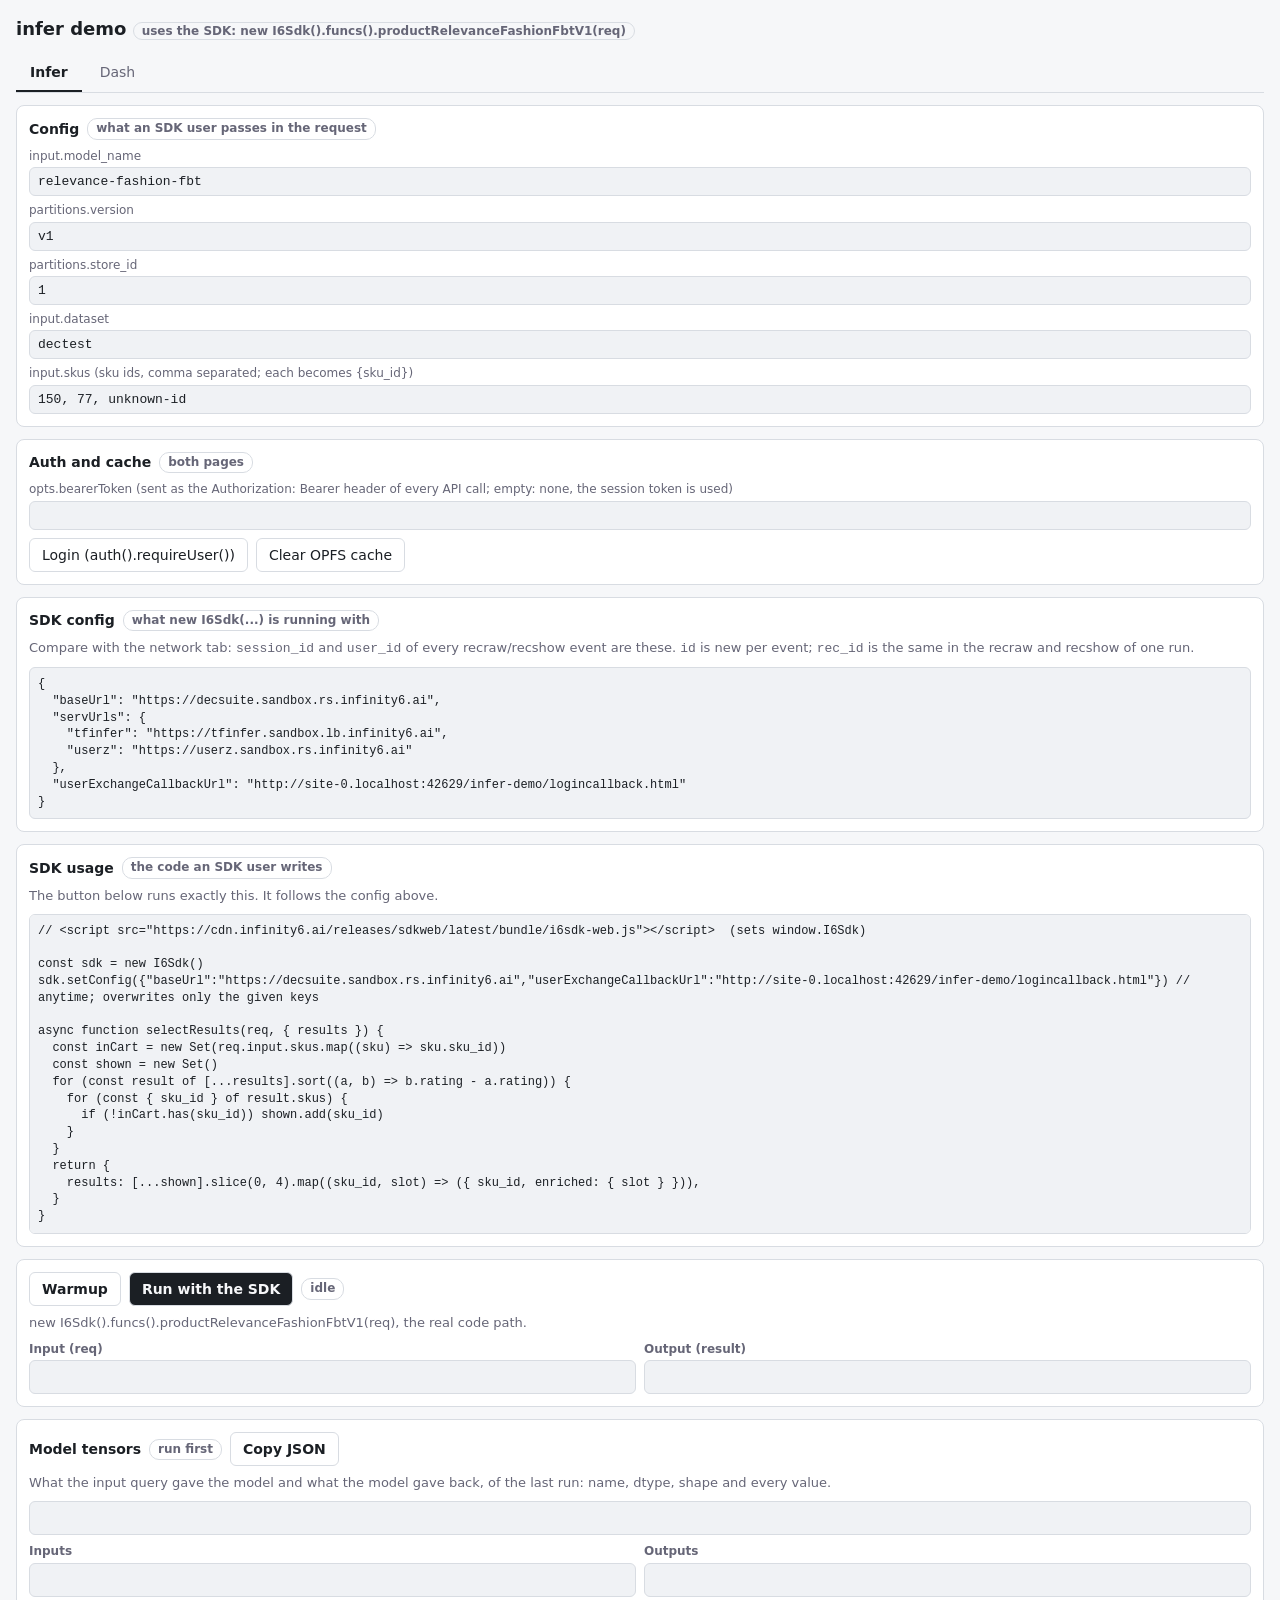
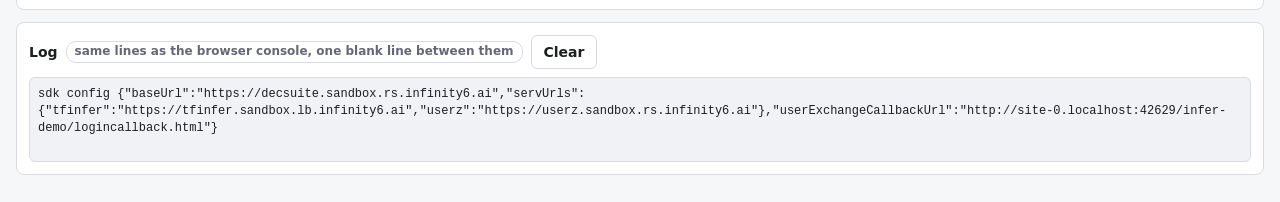
<file: infer-demo/index.html>
<!doctype html>
<html>
<head>
  <meta charset="utf-8">
  <meta name="viewport" content="width=device-width, initial-scale=1">
  <title>infer demo</title>
  <!-- The published SDK bundle of this repo (sql.js is inside it); sets window.I6Sdk -->
  <script src="../releases/sdkweb/latest/bundle/i6sdk-web.js"></script>
  <style>
    :root { --bg:#f6f7f9; --card:#fff; --fg:#1b1f24; --muted:#667; --line:#d8dce2; --ok:#1a7f37; --err:#cf222e; --run:#9a6700; --code:#f0f2f5; }
    @media (prefers-color-scheme: dark) {
      :root { --bg:#0f1318; --card:#181d24; --fg:#e6e9ee; --muted:#9aa4b2; --line:#2c333d; --ok:#3fb950; --err:#f85149; --run:#d29922; --code:#0f1318; }
    }
    * { box-sizing: border-box }
    body { margin:0; padding:16px; background:var(--bg); color:var(--fg); font:14px/1.45 system-ui, sans-serif }
    h1 { font-size:18px; margin:0 0 12px }
    .card { background:var(--card); border:1px solid var(--line); border-radius:8px; padding:12px; margin-bottom:12px }
    .card h2 { font-size:14px; margin:0 0 8px; display:flex; gap:8px; align-items:center; flex-wrap:wrap }
    .badge { font-size:12px; padding:1px 8px; border-radius:10px; border:1px solid var(--line); color:var(--muted) }
    .badge.ok { color:var(--ok); border-color:var(--ok) } .badge.error { color:var(--err); border-color:var(--err) } .badge.running { color:var(--run); border-color:var(--run) }
    .hint { color:var(--muted); font-size:13px; margin:0 0 8px }
    label { display:block; font-size:12px; color:var(--muted); margin:6px 0 2px }
    input[type=text], input[type=password], textarea { width:100%; padding:6px 8px; font:13px ui-monospace, monospace; background:var(--code); color:var(--fg); border:1px solid var(--line); border-radius:6px }
    button { padding:6px 12px; border:1px solid var(--line); border-radius:6px; background:var(--card); color:var(--fg); cursor:pointer; font:inherit }
    button:hover { border-color:var(--fg) } button.primary { background:var(--fg); color:var(--bg) }
    .io { display:grid; grid-template-columns:1fr 1fr; gap:8px; margin-top:8px }
    @media (max-width:800px) { .io { grid-template-columns:1fr } }
    .io h3, .sqlh { font-size:12px; color:var(--muted); margin:0 0 2px; font-weight:600 }
    .sqlh { margin:8px 0 2px }
    pre { margin:0; padding:8px; background:var(--code); border:1px solid var(--line); border-radius:6px; font:12px/1.4 ui-monospace, monospace; max-height:320px; overflow:auto; white-space:pre-wrap; word-break:break-word; min-height:34px }
    .tabs { display:flex; gap:4px; margin:0 0 12px; border-bottom:1px solid var(--line) }
    .tabs button { border:0; border-bottom:2px solid transparent; border-radius:0; background:none; color:var(--muted); padding:8px 14px }
    .tabs button.active { color:var(--fg); border-bottom-color:var(--fg); font-weight:600 }
    .hidden { display:none !important }
    .row { display:flex; gap:8px; flex-wrap:wrap; align-items:center }
  </style>
</head>
<body>
  <h1>infer demo <span class="badge">uses the SDK: new I6Sdk().funcs().productRelevanceFashionFbtV1(req)</span></h1>

  <nav class="tabs">
    <button data-tab="infer">Infer</button>
    <button data-tab="dash">Dash</button>
  </nav>

  <div class="card" data-page="infer">
    <h2>Config <span class="badge">what an SDK user passes in the request</span></h2>
    <label for="modelName">input.model_name</label>
    <input type="text" id="modelName" value="relevance-fashion-fbt">
    <label for="modelVersion">partitions.version</label>
    <input type="text" id="modelVersion" value="v1">
    <label for="storeId">partitions.store_id</label>
    <input type="text" id="storeId" value="1">
    <label for="dataset">input.dataset</label>
    <input type="text" id="dataset" value="dectest">
    <label for="sku_ids">input.skus (sku ids, comma separated; each becomes {sku_id})</label>
    <input type="text" id="sku_ids" value="150, 77, unknown-id">
  </div>

  <div class="card">
    <h2>Auth and cache <span class="badge">both pages</span></h2>
    <label for="bearerToken">opts.bearerToken (sent as the Authorization: Bearer header of every API call; empty: none, the session token is used)</label>
    <input type="password" id="bearerToken" autocomplete="off">
    <div class="row" style="margin-top:8px">
      <button id="login">Login (auth().requireUser())</button>
      <button id="clear">Clear OPFS cache</button>
    </div>
  </div>

  <div class="card" data-page="infer">
    <h2>SDK config <span class="badge">what new I6Sdk(...) is running with</span></h2>
    <p class="hint">Compare with the network tab: <code>session_id</code> and <code>user_id</code> of every recraw/recshow event are these. <code>id</code> is new per event; <code>rec_id</code> is the same in the recraw and recshow of one run.</p>
    <pre id="sdkConfig"></pre>
  </div>

  <div class="card" data-page="infer">
    <h2>SDK usage <span class="badge">the code an SDK user writes</span></h2>
    <p class="hint">The button below runs exactly this. It follows the config above.</p>
    <pre id="usage"></pre>
  </div>

  <div class="card" id="step" data-page="infer">
    <h2><button id="warmup">Warmup</button><button id="run" class="primary">Run with the SDK</button><span class="badge">idle</span></h2>
    <p class="hint">new I6Sdk().funcs().productRelevanceFashionFbtV1(req), the real code path.</p>
    <div class="io"><div><h3>Input (req)</h3><pre class="in"></pre></div><div><h3>Output (result)</h3><pre class="out"></pre></div></div>
  </div>

  <div class="card" id="tensors" data-page="infer">
    <h2>Model tensors <span class="badge" id="tensorsBadge">run first</span> <button id="copyTensors">Copy JSON</button></h2>
    <p class="hint">What the input query gave the model and what the model gave back, of the last run: name, dtype, shape and every value.</p>
    <pre id="tensorsModel"></pre>
    <div class="io"><div><h3>Inputs</h3><pre id="tensorsIn" style="max-height:420px"></pre></div><div><h3>Outputs</h3><pre id="tensorsOut" style="max-height:420px"></pre></div></div>
  </div>

  <div class="card" data-page="dash">
    <h2>Dash <span class="badge">new I6Sdk().funcs().&lt;dash func&gt;(req)</span></h2>
    <label for="dashFunc">dash query</label>
    <select id="dashFunc">
      <option value="productRelevanceFashionDashFunnelV1">product-relevance-fashion-dash-funnel</option>
      <option value="productRelevanceFashionDashAttachedRevenueV1">product-relevance-fashion-dash-attached-revenue</option>
      <option value="productRelevanceFashionDashListShowcaseCategoriesV1">product-relevance-fashion-dash-list-showcase-categories</option>
      <option value="productRelevanceFashionDashImpactedMetricsByShowcaseCategoryV1">product-relevance-fashion-dash-impacted-metrics-by-showcase-category</option>
      <option value="productRelevanceFashionDashImpactedMetricsBySkuV1">product-relevance-fashion-dash-impacted-metrics-by-sku</option>
      <option value="productRelevanceFashionDashCoverageV1">product-relevance-fashion-dash-coverage</option>
      <option value="productRelevanceFashionDashDisplayMetricsV1">product-relevance-fashion-dash-display-metrics</option>
    </select>
    <label for="dashDataset">input.dataset</label>
    <input type="text" id="dashDataset" value="dectest">
    <label for="dashStoreId">partitions.store_id</label>
    <input type="text" id="dashStoreId" value="1">
    <label for="dashVersion">partitions.version</label>
    <input type="text" id="dashVersion" value="v1">
    <label for="minYearMonth">input.params.min_year_month</label>
    <input type="text" id="minYearMonth" value="2026-07">
    <label for="maxYearMonth">input.params.max_year_month</label>
    <input type="text" id="maxYearMonth" value="2026-09">
    <div id="displayMetricsParams" hidden>
      <label for="fromRec">input.params.from_rec (display metrics only)</label>
      <select id="fromRec">
        <option value="">(omit) all rows</option>
        <option value="true">true - only from recommendations</option>
        <option value="false">false - only not from recommendations</option>
      </select>
      <label for="displayId">input.params.display_id (display metrics only)</label>
      <input type="text" id="displayId" value="" placeholder="empty = omit; NO_DISPLAY, ALL_DISPLAYS or a display id">
    </div>
    <pre id="dashUsage" style="margin-top:8px"></pre>
    <div class="row" style="margin-top:8px"><button id="dashRun" class="primary">Run the dash</button><span class="badge" id="dashBadge">idle</span></div>
    <div class="io"><div><h3>Input (req)</h3><pre id="dashIn"></pre></div><div><h3>Output (result)</h3><pre id="dashOut"></pre></div></div>
  </div>

  <div class="card">
    <h2>Log <span class="badge">same lines as the browser console, one blank line between them</span> <button id="clearlog">Clear</button></h2>
    <pre id="log" style="max-height:420px"></pre>
  </div>

  <script type="module" src="./demo.js"></script>
</body>
</html>
</file>
